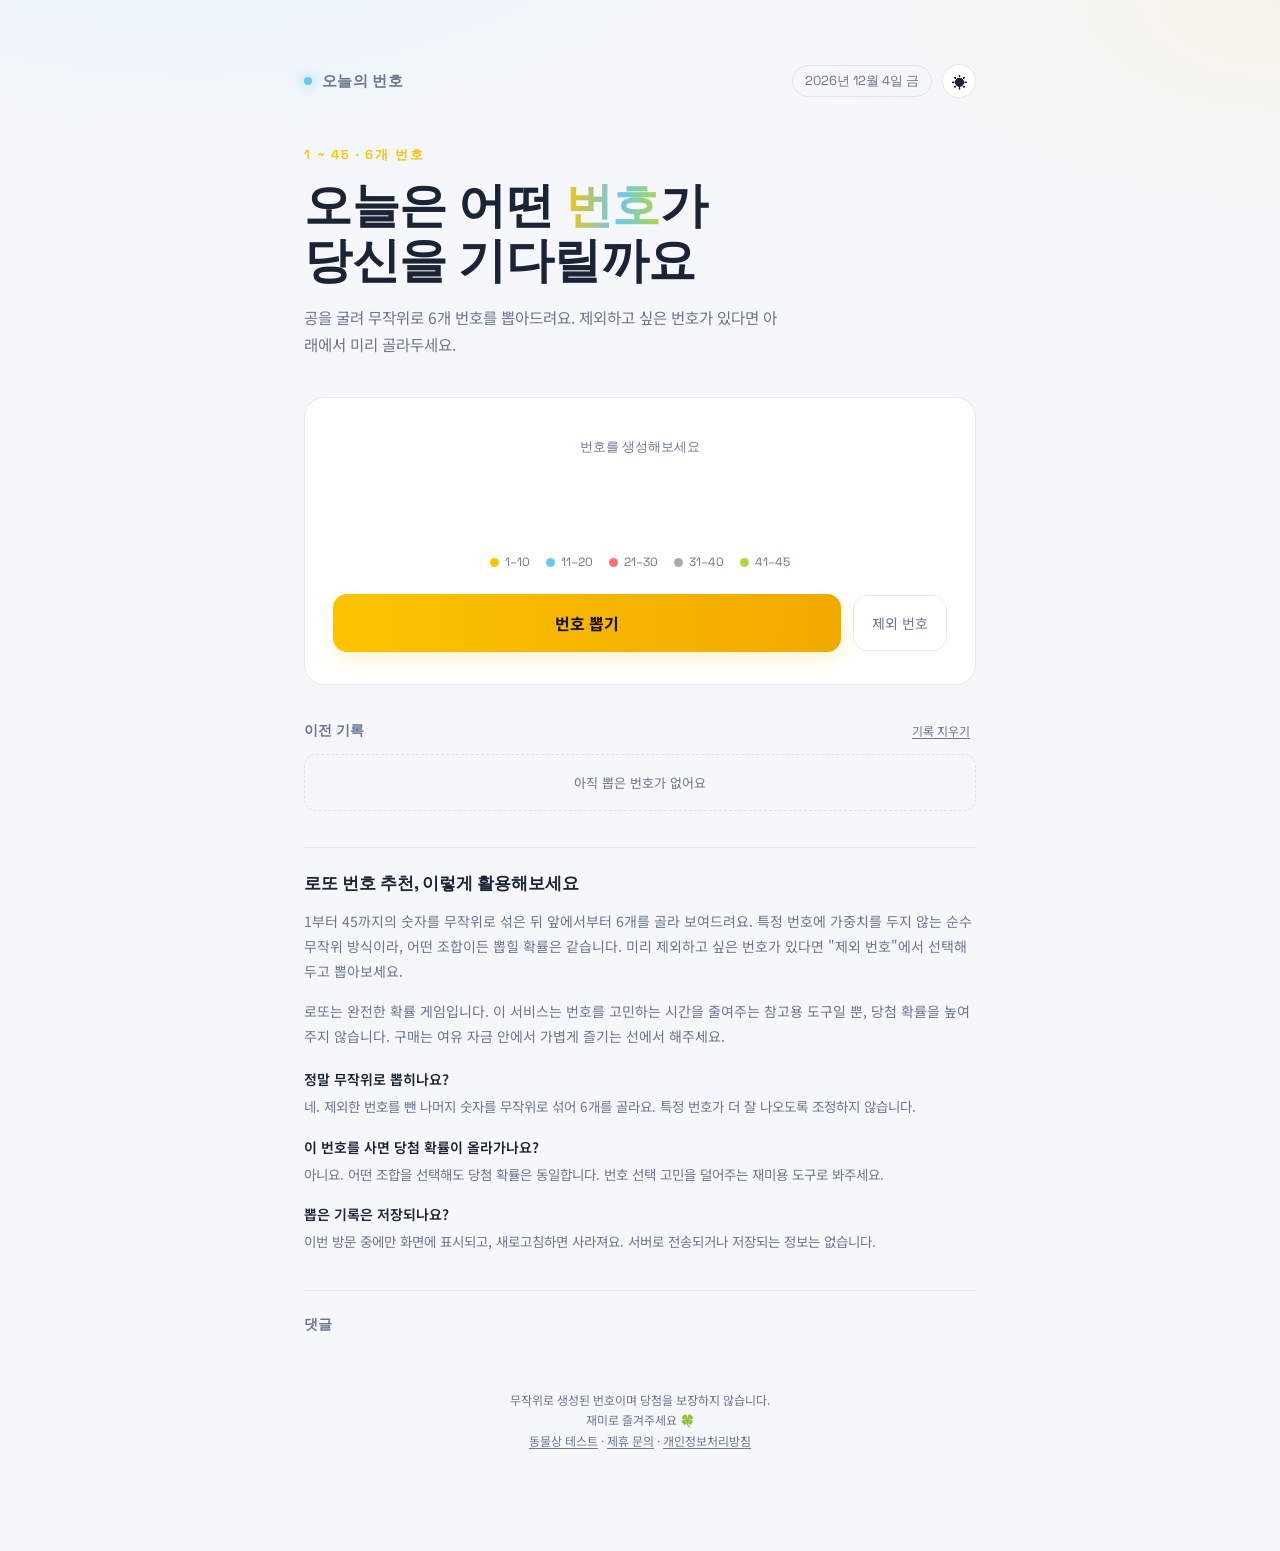
<file: index.html>
<!DOCTYPE html>
<html lang="ko">
<head>
<meta charset="UTF-8">
<meta name="viewport" content="width=device-width, initial-scale=1.0">
<title>오늘의 번호 — 로또 추천</title>
<meta name="description" content="1~45 중 6개 번호를 무작위로 뽑아주는 로또 번호 생성기. 제외하고 싶은 번호를 미리 선택하고, 이전 뽑기 기록도 확인해보세요.">
<meta name="google-adsense-account" content="ca-pub-4504930053246407">
<script async src="https://pagead2.googlesyndication.com/pagead/js/adsbygoogle.js?client=ca-pub-4504930053246407" crossorigin="anonymous"></script>
<link rel="preconnect" href="https://fonts.googleapis.com">
<link href="https://fonts.googleapis.com/css2?family=Space+Grotesk:wght@400;500;600;700&family=Noto+Sans+KR:wght@300;400;500;700;900&display=swap" rel="stylesheet">
<link rel="stylesheet" href="style.css">
</head>
<body>
<div class="wrap">

  <header>
    <div class="brand"><span class="brand-dot"></span>오늘의 번호</div>
    <div class="header-right">
      <div class="date-tag" id="dateTag"></div>
      <button class="theme-toggle" id="themeToggle" aria-label="테마 전환">🌙</button>
    </div>
  </header>

  <div class="hero">
    <p class="eyebrow">1 ~ 45 · 6개 번호</p>
    <h1>오늘은 어떤 <span>번호</span>가<br>당신을 기다릴까요</h1>
    <p class="sub">공을 굴려 무작위로 6개 번호를 뽑아드려요. 제외하고 싶은 번호가 있다면 아래에서 미리 골라두세요.</p>
  </div>

  <div class="stage">
    <div class="balls" id="ballsRow">
      <div class="placeholder-row">번호를 생성해보세요</div>
    </div>

    <div class="legend">
      <div class="legend-item"><span class="legend-dot" style="background:var(--ball-1)"></span>1–10</div>
      <div class="legend-item"><span class="legend-dot" style="background:var(--ball-2)"></span>11–20</div>
      <div class="legend-item"><span class="legend-dot" style="background:var(--ball-3)"></span>21–30</div>
      <div class="legend-item"><span class="legend-dot" style="background:var(--ball-4)"></span>31–40</div>
      <div class="legend-item"><span class="legend-dot" style="background:var(--ball-5)"></span>41–45</div>
    </div>

    <div class="controls" style="margin-top:24px;">
      <button class="btn-primary" id="drawBtn">번호 뽑기</button>
      <button class="btn-ghost" id="optionsBtn">제외 번호</button>
    </div>

    <div class="options" id="optionsPanel" style="display:none;">
      <div class="options-title">클릭해서 이번 추첨에서 제외할 번호를 선택하세요</div>
      <div class="num-grid" id="numGrid"></div>
      <div class="hint">제외한 번호가 너무 많으면(40개 이상) 자동으로 초기화돼요.</div>
    </div>
  </div>

  <div class="history">
    <div class="history-title">
      <span>이전 기록</span>
      <button class="history-clear" id="clearHistory">기록 지우기</button>
    </div>
    <div class="history-list" id="historyList">
      <div class="empty-history">아직 뽑은 번호가 없어요</div>
    </div>
  </div>

  <div class="info-section">
    <h2>로또 번호 추천, 이렇게 활용해보세요</h2>
    <p>1부터 45까지의 숫자를 무작위로 섞은 뒤 앞에서부터 6개를 골라 보여드려요. 특정 번호에 가중치를 두지 않는 순수 무작위 방식이라, 어떤 조합이든 뽑힐 확률은 같습니다. 미리 제외하고 싶은 번호가 있다면 "제외 번호"에서 선택해두고 뽑아보세요.</p>
    <p>로또는 완전한 확률 게임입니다. 이 서비스는 번호를 고민하는 시간을 줄여주는 참고용 도구일 뿐, 당첨 확률을 높여주지 않습니다. 구매는 여유 자금 안에서 가볍게 즐기는 선에서 해주세요.</p>

    <dl class="faq">
      <div>
        <dt>정말 무작위로 뽑히나요?</dt>
        <dd>네. 제외한 번호를 뺀 나머지 숫자를 무작위로 섞어 6개를 골라요. 특정 번호가 더 잘 나오도록 조정하지 않습니다.</dd>
      </div>
      <div>
        <dt>이 번호를 사면 당첨 확률이 올라가나요?</dt>
        <dd>아니요. 어떤 조합을 선택해도 당첨 확률은 동일합니다. 번호 선택 고민을 덜어주는 재미용 도구로 봐주세요.</dd>
      </div>
      <div>
        <dt>뽑은 기록은 저장되나요?</dt>
        <dd>이번 방문 중에만 화면에 표시되고, 새로고침하면 사라져요. 서버로 전송되거나 저장되는 정보는 없습니다.</dd>
      </div>
    </dl>
  </div>

  <div class="comments">
    <div class="history-title">
      <span>댓글</span>
    </div>
    <div id="disqus_thread"></div>
    <script>
      var disqus_config = function () {
        this.page.url = 'https://ttlg1212-crypto.github.io/product-builder-lecture/';
        this.page.identifier = 'lotto-index';
      };
      (function() {
        var d = document, s = d.createElement('script');
        s.src = 'https://productbulider-4.disqus.com/embed.js';
        s.setAttribute('data-timestamp', +new Date());
        (d.head || d.body).appendChild(s);
      })();
    </script>
    <noscript>Please enable JavaScript to view the <a href="https://disqus.com/?ref_noscript">comments powered by Disqus.</a></noscript>
  </div>

  <footer>
    무작위로 생성된 번호이며 당첨을 보장하지 않습니다.<br>
    재미로 즐겨주세요 🍀<br>
    <a href="animal-test.html" class="footer-link">동물상 테스트</a> · <a href="partner.html" class="footer-link">제휴 문의</a> · <a href="privacy.html" class="footer-link">개인정보처리방침</a>
  </footer>

</div>

<script src="script.js"></script>
</body>
</html>
</file>
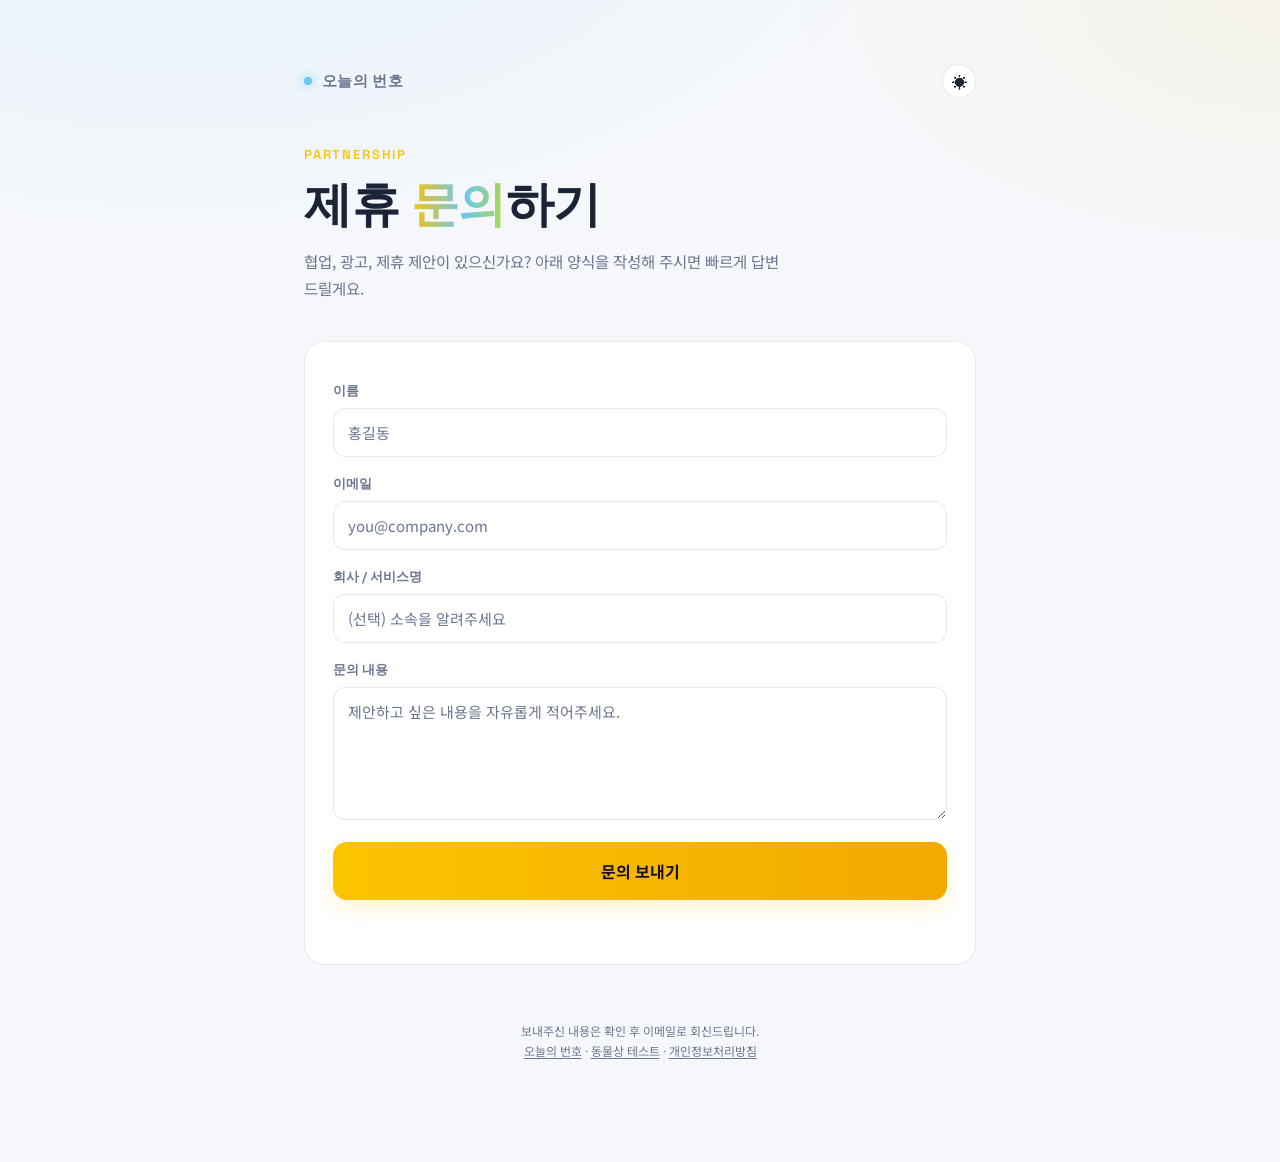
<file: partner.html>
<!DOCTYPE html>
<html lang="ko">
<head>
<meta charset="UTF-8">
<meta name="viewport" content="width=device-width, initial-scale=1.0">
<title>제휴 문의 — 오늘의 번호</title>
<meta name="description" content="오늘의 번호 서비스와의 협업, 광고, 제휴 제안을 남겨주세요. 빠르게 확인 후 답변드립니다.">
<meta name="google-adsense-account" content="ca-pub-4504930053246407">
<link rel="preconnect" href="https://fonts.googleapis.com">
<link href="https://fonts.googleapis.com/css2?family=Space+Grotesk:wght@400;500;600;700&family=Noto+Sans+KR:wght@300;400;500;700;900&display=swap" rel="stylesheet">
<link rel="stylesheet" href="style.css">
<link rel="stylesheet" href="partner.css">
</head>
<body>
<div class="wrap">

  <header>
    <a class="brand" href="index.html"><span class="brand-dot"></span>오늘의 번호</a>
    <div class="header-right">
      <button class="theme-toggle" id="themeToggle" aria-label="테마 전환">🌙</button>
    </div>
  </header>

  <div class="hero">
    <p class="eyebrow">Partnership</p>
    <h1>제휴 <span>문의</span>하기</h1>
    <p class="sub">협업, 광고, 제휴 제안이 있으신가요? 아래 양식을 작성해 주시면 빠르게 답변드릴게요.</p>
  </div>

  <div class="stage">
    <form id="partnerForm" action="https://formspree.io/f/mwvgdqpw" method="POST">
      <div class="field">
        <label for="name">이름</label>
        <input type="text" id="name" name="name" placeholder="홍길동" required>
      </div>

      <div class="field">
        <label for="email">이메일</label>
        <input type="email" id="email" name="email" placeholder="you@company.com" required>
      </div>

      <div class="field">
        <label for="company">회사 / 서비스명</label>
        <input type="text" id="company" name="company" placeholder="(선택) 소속을 알려주세요">
      </div>

      <div class="field">
        <label for="message">문의 내용</label>
        <textarea id="message" name="message" rows="5" placeholder="제안하고 싶은 내용을 자유롭게 적어주세요." required></textarea>
      </div>

      <input type="text" name="_gotcha" style="display:none" tabindex="-1" autocomplete="off">

      <button class="btn-primary" type="submit" id="submitBtn">문의 보내기</button>

      <p class="form-msg" id="formMsg" role="status"></p>
    </form>
  </div>

  <footer>
    보내주신 내용은 확인 후 이메일로 회신드립니다.<br>
    <a href="index.html" class="footer-link">오늘의 번호</a> · <a href="animal-test.html" class="footer-link">동물상 테스트</a> · <a href="privacy.html" class="footer-link">개인정보처리방침</a>
  </footer>

</div>

<script src="partner.js"></script>
</body>
</html>
</file>
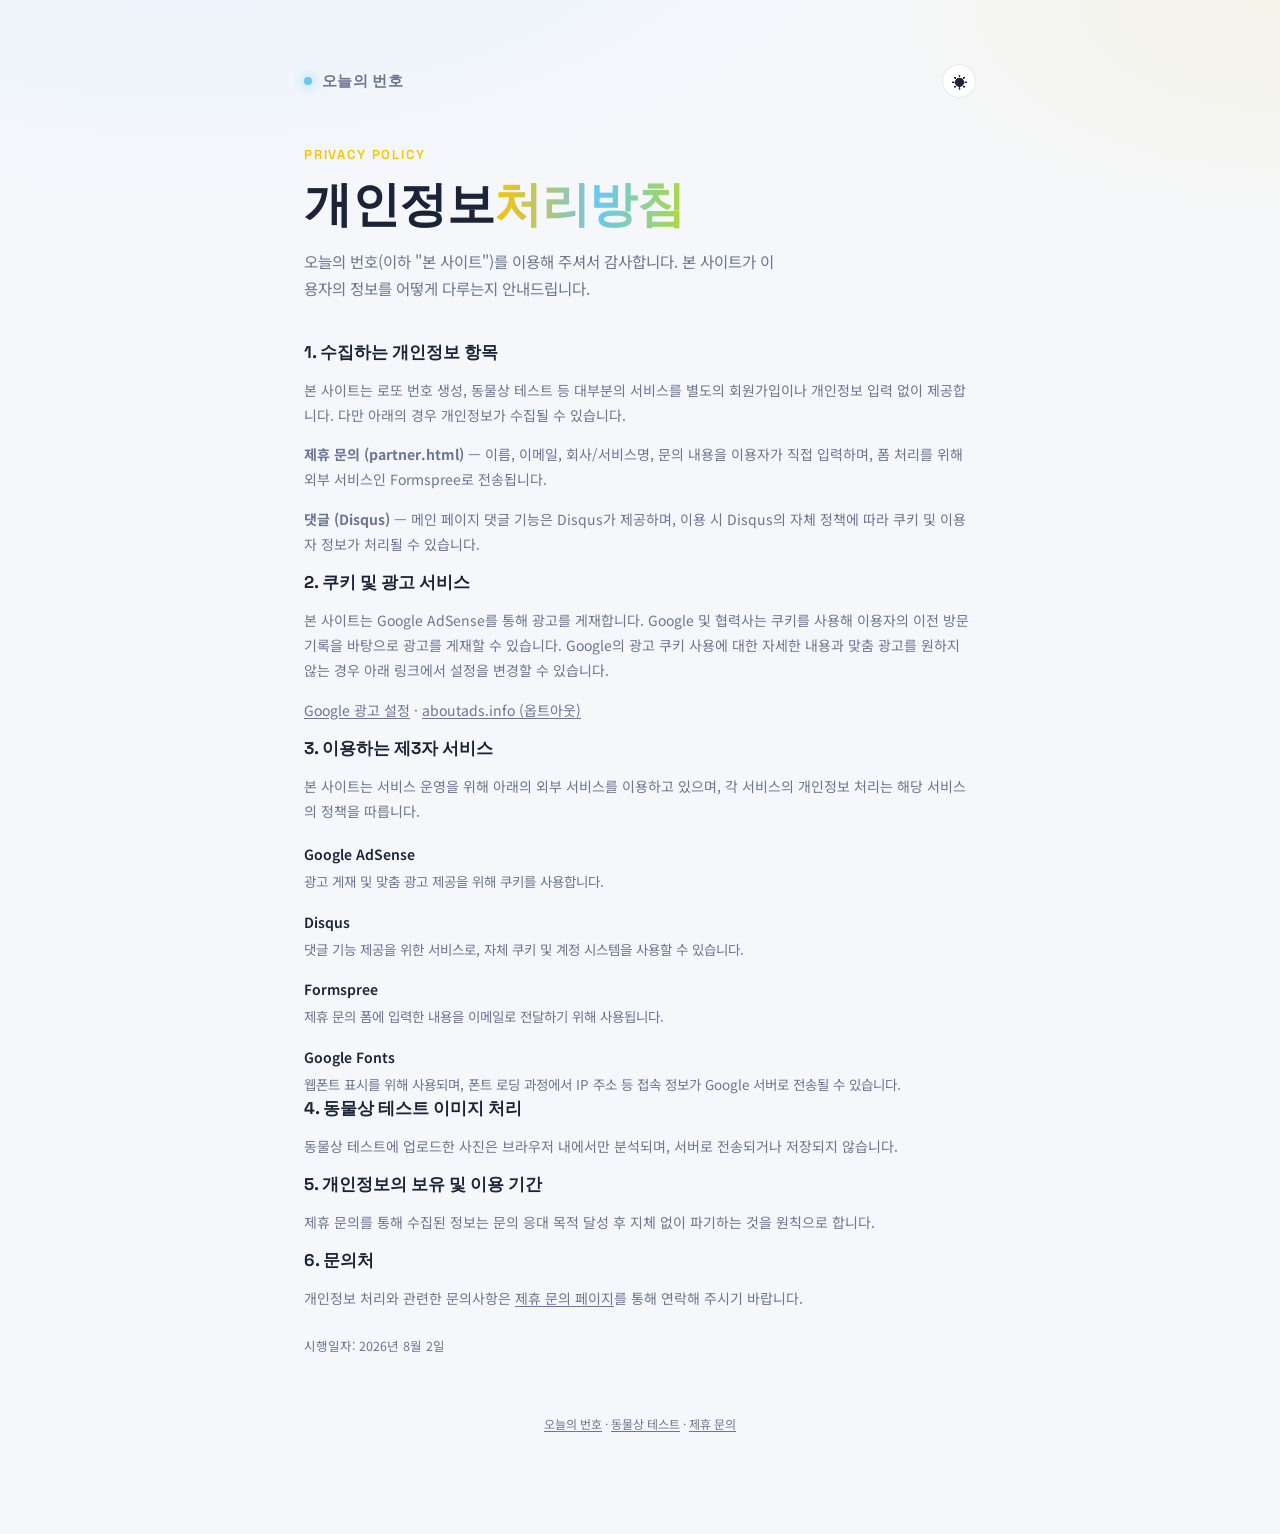
<file: privacy.html>
<!DOCTYPE html>
<html lang="ko">
<head>
<meta charset="UTF-8">
<meta name="viewport" content="width=device-width, initial-scale=1.0">
<title>개인정보처리방침 — 오늘의 번호</title>
<meta name="description" content="오늘의 번호 사이트의 개인정보처리방침입니다. 수집하는 정보, 쿠키 및 광고, 제3자 서비스 이용에 대해 안내합니다.">
<meta name="google-adsense-account" content="ca-pub-4504930053246407">
<link rel="preconnect" href="https://fonts.googleapis.com">
<link href="https://fonts.googleapis.com/css2?family=Space+Grotesk:wght@400;500;600;700&family=Noto+Sans+KR:wght@300;400;500;700;900&display=swap" rel="stylesheet">
<link rel="stylesheet" href="style.css">
</head>
<body>
<div class="wrap">

  <header>
    <a class="brand" href="index.html"><span class="brand-dot"></span>오늘의 번호</a>
    <div class="header-right">
      <button class="theme-toggle" id="themeToggle" aria-label="테마 전환">🌙</button>
    </div>
  </header>

  <div class="hero">
    <p class="eyebrow">Privacy Policy</p>
    <h1>개인정보<span>처리방침</span></h1>
    <p class="sub">오늘의 번호(이하 "본 사이트")를 이용해 주셔서 감사합니다. 본 사이트가 이용자의 정보를 어떻게 다루는지 안내드립니다.</p>
  </div>

  <div class="info-section" style="margin-top:0; padding-top:0; border-top:none;">
    <h2>1. 수집하는 개인정보 항목</h2>
    <p>본 사이트는 로또 번호 생성, 동물상 테스트 등 대부분의 서비스를 별도의 회원가입이나 개인정보 입력 없이 제공합니다. 다만 아래의 경우 개인정보가 수집될 수 있습니다.</p>
    <p><b>제휴 문의 (partner.html)</b> — 이름, 이메일, 회사/서비스명, 문의 내용을 이용자가 직접 입력하며, 폼 처리를 위해 외부 서비스인 Formspree로 전송됩니다.</p>
    <p><b>댓글 (Disqus)</b> — 메인 페이지 댓글 기능은 Disqus가 제공하며, 이용 시 Disqus의 자체 정책에 따라 쿠키 및 이용자 정보가 처리될 수 있습니다.</p>

    <h2>2. 쿠키 및 광고 서비스</h2>
    <p>본 사이트는 Google AdSense를 통해 광고를 게재합니다. Google 및 협력사는 쿠키를 사용해 이용자의 이전 방문 기록을 바탕으로 광고를 게재할 수 있습니다. Google의 광고 쿠키 사용에 대한 자세한 내용과 맞춤 광고를 원하지 않는 경우 아래 링크에서 설정을 변경할 수 있습니다.</p>
    <p>
      <a class="footer-link" href="https://www.google.com/settings/ads" target="_blank" rel="noopener">Google 광고 설정</a> ·
      <a class="footer-link" href="https://www.aboutads.info/choices/" target="_blank" rel="noopener">aboutads.info (옵트아웃)</a>
    </p>

    <h2>3. 이용하는 제3자 서비스</h2>
    <p>본 사이트는 서비스 운영을 위해 아래의 외부 서비스를 이용하고 있으며, 각 서비스의 개인정보 처리는 해당 서비스의 정책을 따릅니다.</p>
    <dl class="faq">
      <div>
        <dt>Google AdSense</dt>
        <dd>광고 게재 및 맞춤 광고 제공을 위해 쿠키를 사용합니다.</dd>
      </div>
      <div>
        <dt>Disqus</dt>
        <dd>댓글 기능 제공을 위한 서비스로, 자체 쿠키 및 계정 시스템을 사용할 수 있습니다.</dd>
      </div>
      <div>
        <dt>Formspree</dt>
        <dd>제휴 문의 폼에 입력한 내용을 이메일로 전달하기 위해 사용됩니다.</dd>
      </div>
      <div>
        <dt>Google Fonts</dt>
        <dd>웹폰트 표시를 위해 사용되며, 폰트 로딩 과정에서 IP 주소 등 접속 정보가 Google 서버로 전송될 수 있습니다.</dd>
      </div>
    </dl>

    <h2>4. 동물상 테스트 이미지 처리</h2>
    <p>동물상 테스트에 업로드한 사진은 브라우저 내에서만 분석되며, 서버로 전송되거나 저장되지 않습니다.</p>

    <h2>5. 개인정보의 보유 및 이용 기간</h2>
    <p>제휴 문의를 통해 수집된 정보는 문의 응대 목적 달성 후 지체 없이 파기하는 것을 원칙으로 합니다.</p>

    <h2>6. 문의처</h2>
    <p>개인정보 처리와 관련한 문의사항은 <a class="footer-link" href="partner.html">제휴 문의 페이지</a>를 통해 연락해 주시기 바랍니다.</p>

    <p style="margin-top:24px; font-size:12.5px;">시행일자: 2026년 8월 2일</p>
  </div>

  <footer>
    <a href="index.html" class="footer-link">오늘의 번호</a> · <a href="animal-test.html" class="footer-link">동물상 테스트</a> · <a href="partner.html" class="footer-link">제휴 문의</a>
  </footer>

</div>

<script src="privacy.js"></script>
</body>
</html>
</file>
<file: style.css>
:root{
  --bg: #0B1220;
  --bg-soft: #10192E;
  --panel: #131E36;
  --line: rgba(240,244,255,0.09);
  --ink: #EDEFF7;
  --ink-dim: #8B94AE;

  --ball-1: #FBC400; /* 1-10 노랑 */
  --ball-2: #69C8F2; /* 11-20 파랑 */
  --ball-3: #FF7272; /* 21-30 빨강 */
  --ball-4: #AAAAAA; /* 31-40 회색 */
  --ball-5: #B0D840; /* 41-45 초록 */
}

:root[data-theme="light"]{
  --bg: #F5F7FB;
  --bg-soft: #FFFFFF;
  --panel: #FFFFFF;
  --line: rgba(20,26,45,0.09);
  --ink: #1B2436;
  --ink-dim: #6B7690;
}

*{ box-sizing: border-box; }
html,body{ margin:0; padding:0; }
body{
  background:
    radial-gradient(1200px 600px at 15% -10%, rgba(105,200,242,0.10), transparent 60%),
    radial-gradient(900px 500px at 100% 0%, rgba(251,196,0,0.07), transparent 55%),
    var(--bg);
  color: var(--ink);
  font-family: 'Noto Sans KR', sans-serif;
  min-height: 100vh;
  -webkit-font-smoothing: antialiased;
  transition: background-color 0.25s ease, color 0.25s ease;
}

.wrap{
  max-width: 720px;
  margin: 0 auto;
  padding: 64px 24px 100px;
}

header{
  display:flex;
  align-items:center;
  justify-content: space-between;
  margin-bottom: 48px;
}
.brand{
  display:flex;
  align-items:center;
  gap:10px;
  font-family:'Space Grotesk', sans-serif;
  font-weight:700;
  letter-spacing: 0.02em;
  font-size: 15px;
  color: var(--ink-dim);
  text-decoration: none;
}
.brand-dot{
  width:8px;height:8px;border-radius:50%;
  background: var(--ball-2);
  box-shadow: 0 0 12px var(--ball-2);
}
.header-right{
  display:flex;
  align-items:center;
  gap:10px;
}
.date-tag{
  font-family:'Space Grotesk', sans-serif;
  font-size:13px;
  color: var(--ink-dim);
  border: 1px solid var(--line);
  padding: 6px 12px;
  border-radius: 100px;
}
.theme-toggle{
  width: 34px;
  height: 34px;
  border-radius: 50%;
  border: 1px solid var(--line);
  background: var(--panel);
  color: var(--ink);
  font-size: 15px;
  display:flex;
  align-items:center;
  justify-content:center;
  padding: 0;
  transition: border-color 0.15s ease, transform 0.15s ease;
}
.theme-toggle:hover{ border-color: rgba(240,244,255,0.25); transform: translateY(-1px); }

.hero{
  margin-bottom: 40px;
}
.eyebrow{
  font-family:'Space Grotesk', sans-serif;
  font-size: 13px;
  letter-spacing: 0.14em;
  text-transform: uppercase;
  color: var(--ball-1);
  margin: 0 0 14px;
  font-weight: 600;
}
h1{
  font-family:'Space Grotesk', sans-serif;
  font-size: clamp(32px, 6vw, 48px);
  line-height: 1.15;
  font-weight: 700;
  margin: 0 0 16px;
  letter-spacing: -0.01em;
}
h1 span{
  background: linear-gradient(92deg, var(--ball-1), var(--ball-2) 55%, var(--ball-5));
  -webkit-background-clip: text;
  background-clip: text;
  color: transparent;
}
.sub{
  color: var(--ink-dim);
  font-size: 15.5px;
  line-height: 1.7;
  max-width: 480px;
  margin: 0;
}

/* 번호 표시판 */
.stage{
  position: relative;
  background: var(--panel);
  border: 1px solid var(--line);
  border-radius: 20px;
  padding: 40px 28px 32px;
  margin: 36px 0 20px;
  overflow: hidden;
}
.stage::before{
  content:'';
  position:absolute; inset:0;
  background: radial-gradient(500px 200px at 50% -20%, rgba(255,255,255,0.05), transparent 70%);
  pointer-events:none;
}

.balls{
  display:flex;
  flex-direction: column;
  gap: 14px;
  min-height: 92px;
}

.ball-set-row{
  display:flex;
  align-items:center;
  gap: 10px;
}
.set-label{
  width: 44px;
  flex-shrink: 0;
  font-family:'Space Grotesk', sans-serif;
  font-size: 12px;
  font-weight: 600;
  color: var(--ink-dim);
}
.set-balls{
  display:flex;
  gap: 9px;
  flex-wrap: wrap;
}

.ball{
  --c: var(--ball-1);
  width: 48px;
  height: 48px;
  border-radius: 50%;
  display:flex;
  align-items:center;
  justify-content:center;
  font-family: 'Space Grotesk', sans-serif;
  font-weight: 700;
  font-size: 16px;
  color: #10192E;
  background:
    radial-gradient(circle at 32% 28%, rgba(255,255,255,0.85), rgba(255,255,255,0) 42%),
    var(--c);
  box-shadow:
    0 4px 10px rgba(0,0,0,0.35),
    inset 0 -4px 7px rgba(0,0,0,0.18);
  opacity: 0;
  transform: translateY(14px) scale(0.6);
  transition: opacity 0.35s ease, transform 0.45s cubic-bezier(.34,1.56,.64,1);
  flex-shrink: 0;
}
.ball.show{
  opacity: 1;
  transform: translateY(0) scale(1);
}
.ball.rolling{
  animation: roll 0.55s ease-in-out infinite;
}
@keyframes roll{
  0%,100%{ transform: translateY(0) rotate(0deg); }
  50%{ transform: translateY(-6px) rotate(8deg); }
}

.placeholder-row{
  display:flex;
  gap:12px;
  justify-content:center;
  color: var(--ink-dim);
  font-family:'Space Grotesk', sans-serif;
  font-size: 13px;
}

.legend{
  display:flex;
  justify-content:center;
  gap: 16px;
  margin-top: 24px;
  flex-wrap: wrap;
}
.legend-item{
  display:flex;
  align-items:center;
  gap:6px;
  font-size: 12px;
  color: var(--ink-dim);
  font-family:'Space Grotesk', sans-serif;
}
.legend-dot{
  width:9px;height:9px;border-radius:50%;
}

.controls{
  display:flex;
  gap:12px;
  margin-top: 8px;
  align-items:center;
}
button{
  font-family:'Noto Sans KR', sans-serif;
  cursor:pointer;
  border:none;
  outline: none;
}
.btn-primary{
  flex:1;
  background: linear-gradient(92deg, var(--ball-1), #f2a900);
  color: #16110a;
  font-weight: 700;
  font-size: 16px;
  padding: 17px 20px;
  border-radius: 14px;
  transition: transform 0.15s ease, box-shadow 0.15s ease;
  box-shadow: 0 8px 20px rgba(251,196,0,0.18);
}
.btn-primary:hover{ transform: translateY(-1px); box-shadow: 0 10px 26px rgba(251,196,0,0.26); }
.btn-primary:active{ transform: translateY(0px) scale(0.99); }
.btn-primary:disabled{ opacity:0.6; cursor:default; transform:none; }

.btn-ghost{
  background: transparent;
  border: 1px solid var(--line) !important;
  color: var(--ink-dim);
  font-size: 14px;
  padding: 17px 18px;
  border-radius: 14px;
  transition: border-color 0.15s ease, color 0.15s ease;
}
.btn-ghost:hover{ border-color: rgba(240,244,255,0.25) !important; color: var(--ink); }

/* 옵션 */
.options{
  margin-top: 22px;
  padding-top: 20px;
  border-top: 1px solid var(--line);
}
.options-title{
  font-size: 13px;
  color: var(--ink-dim);
  margin-bottom: 12px;
  font-family:'Space Grotesk', sans-serif;
}
.num-grid{
  display:grid;
  grid-template-columns: repeat(9, 1fr);
  gap: 6px;
}
.num-cell{
  aspect-ratio: 1;
  border-radius: 8px;
  border: 1px solid var(--line);
  background: rgba(255,255,255,0.02);
  color: var(--ink-dim);
  font-family:'Space Grotesk', sans-serif;
  font-size: 12px;
  display:flex;
  align-items:center;
  justify-content:center;
  transition: all 0.15s ease;
}
.num-cell.excluded{
  background: rgba(255,114,114,0.12);
  border-color: rgba(255,114,114,0.4);
  color: #FF9E9E;
  text-decoration: line-through;
}
.hint{
  font-size: 12px;
  color: var(--ink-dim);
  margin-top: 10px;
  line-height: 1.6;
}

/* 히스토리 */
.history{
  margin-top: 36px;
}
.history-title{
  font-family:'Space Grotesk', sans-serif;
  font-size: 14px;
  font-weight: 600;
  color: var(--ink-dim);
  margin-bottom: 14px;
  display:flex;
  justify-content: space-between;
  align-items:center;
}
.history-clear{
  font-family:'Noto Sans KR', sans-serif;
  background:none;
  border:none;
  color: var(--ink-dim);
  font-size: 12px;
  text-decoration: underline;
  text-underline-offset: 2px;
}
.history-clear:hover{ color: var(--ink); }
.history-list{
  display:flex;
  flex-direction:column;
  gap:10px;
}
.history-row{
  display:flex;
  align-items:center;
  justify-content:space-between;
  background: var(--panel);
  border: 1px solid var(--line);
  border-radius: 12px;
  padding: 12px 16px;
}
.history-nums{
  display:flex;
  gap:8px;
}
.mini-ball{
  width:30px; height:30px;
  border-radius:50%;
  display:flex;
  align-items:center;
  justify-content:center;
  font-family:'Space Grotesk', sans-serif;
  font-size: 12px;
  font-weight:700;
  color:#10192E;
}
.history-time{
  font-family:'Space Grotesk', sans-serif;
  font-size: 11px;
  color: var(--ink-dim);
}
.empty-history{
  color: var(--ink-dim);
  font-size: 13px;
  padding: 18px 4px;
  text-align:center;
  border: 1px dashed var(--line);
  border-radius: 12px;
}

.comments{
  margin-top: 36px;
  padding-top: 24px;
  border-top: 1px solid var(--line);
}
.comments .history-title{ margin-bottom: 18px; }

.info-section{
  margin-top: 36px;
  padding-top: 24px;
  border-top: 1px solid var(--line);
}
.info-section h2{
  font-family: 'Space Grotesk', sans-serif;
  font-size: 17px;
  font-weight: 700;
  margin: 0 0 14px;
}
.info-section p{
  color: var(--ink-dim);
  font-size: 14px;
  line-height: 1.8;
  margin: 0 0 14px;
}
.info-section p:last-of-type{ margin-bottom: 0; }

.faq{
  margin: 20px 0 0;
  padding: 0;
  display: flex;
  flex-direction: column;
  gap: 18px;
}
.faq dt{
  font-weight: 600;
  font-size: 14px;
  color: var(--ink);
  margin-bottom: 6px;
}
.faq dd{
  margin: 0;
  color: var(--ink-dim);
  font-size: 13.5px;
  line-height: 1.75;
}

footer{
  margin-top: 56px;
  text-align:center;
  color: var(--ink-dim);
  font-size: 12px;
  line-height:1.7;
}
.footer-link{
  color: var(--ink-dim);
  text-decoration: underline;
  text-underline-offset: 2px;
}
.footer-link:hover{ color: var(--ink); }

@media (prefers-reduced-motion: reduce){
  .ball, .ball.rolling{ animation: none !important; transition: none !important; }
}

@media (max-width: 480px){
  .ball{ width: 36px; height:36px; font-size:13px; }
  .set-label{ width: 36px; font-size: 11px; }
  .set-balls{ gap: 6px; }
  .num-grid{ grid-template-columns: repeat(7, 1fr); }
  .wrap{ padding: 44px 16px 80px; }
}
</file>
<file: partner.css>
.field{
  margin-bottom: 18px;
  display: flex;
  flex-direction: column;
  gap: 8px;
}
.field label{
  font-family: 'Space Grotesk', sans-serif;
  font-size: 13px;
  font-weight: 600;
  color: var(--ink-dim);
}
.field input,
.field textarea{
  font-family: 'Noto Sans KR', sans-serif;
  font-size: 15px;
  color: var(--ink);
  background: rgba(255,255,255,0.02);
  border: 1px solid var(--line);
  border-radius: 12px;
  padding: 13px 14px;
  outline: none;
  resize: vertical;
  transition: border-color 0.15s ease;
}
.field input:focus,
.field textarea:focus{
  border-color: var(--ball-2);
}
.field input::placeholder,
.field textarea::placeholder{
  color: var(--ink-dim);
}

#partnerForm .btn-primary{
  width: 100%;
  margin-top: 4px;
}

.form-msg{
  margin: 14px 0 0;
  font-size: 13px;
  min-height: 18px;
  text-align: center;
}
.form-msg.success{ color: var(--ball-5); }
.form-msg.error{ color: var(--ball-3); }
</file>
